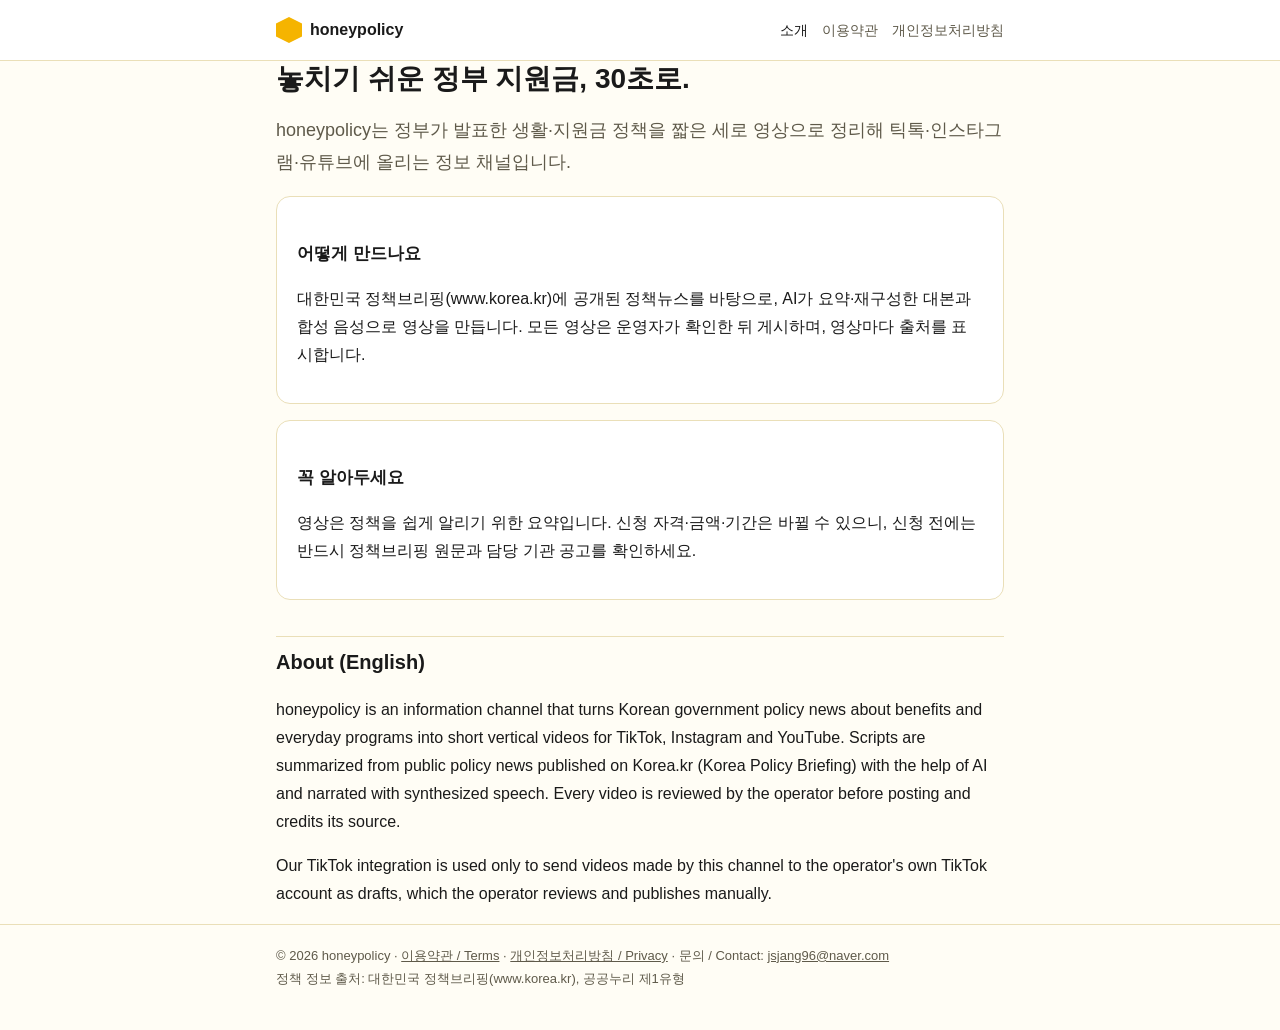
<file: index.html>
<!doctype html>
<html lang="ko">
<head>
<meta charset="utf-8">
<meta name="viewport" content="width=device-width, initial-scale=1">
<title>honeypolicy</title>
<meta name="description" content="놓치기 쉬운 정부 지원금·생활 정책을 30초 숏폼으로 정리합니다.">
<link rel="stylesheet" href="style.css">
</head>
<body>
<header><div class="wrap">
  <a class="brand" href="index.html"><span class="brand-mark" aria-hidden="true"></span>honeypolicy</a>
  <nav><a href="index.html" aria-current="page">소개</a><a href="terms.html">이용약관</a><a href="privacy.html">개인정보처리방침</a></nav>
</div></header>
<main class="wrap">
  <h1>놓치기 쉬운 정부 지원금, 30초로.</h1>
  <p class="hero">honeypolicy는 정부가 발표한 생활·지원금 정책을 짧은 세로 영상으로 정리해 틱톡·인스타그램·유튜브에 올리는 정보 채널입니다.</p>

  <div class="card">
    <h3>어떻게 만드나요</h3>
    <p>대한민국 정책브리핑(www.korea.kr)에 공개된 정책뉴스를 바탕으로, AI가 요약·재구성한 대본과 합성 음성으로 영상을 만듭니다. 모든 영상은 운영자가 확인한 뒤 게시하며, 영상마다 출처를 표시합니다.</p>
  </div>
  <div class="card">
    <h3>꼭 알아두세요</h3>
    <p>영상은 정책을 쉽게 알리기 위한 요약입니다. 신청 자격·금액·기간은 바뀔 수 있으니, 신청 전에는 반드시 정책브리핑 원문과 담당 기관 공고를 확인하세요.</p>
  </div>

  <h2 id="en">About (English)</h2>
  <p>honeypolicy is an information channel that turns Korean government policy news about benefits and everyday programs into short vertical videos for TikTok, Instagram and YouTube. Scripts are summarized from public policy news published on Korea.kr (Korea Policy Briefing) with the help of AI and narrated with synthesized speech. Every video is reviewed by the operator before posting and credits its source.</p>
  <p>Our TikTok integration is used only to send videos made by this channel to the operator's own TikTok account as drafts, which the operator reviews and publishes manually.</p>
</main>
<footer><div class="wrap">
  © 2026 honeypolicy · <a href="terms.html">이용약관 / Terms</a> · <a href="privacy.html">개인정보처리방침 / Privacy</a> · 문의 / Contact: <a href="mailto:jsjang96@naver.com">jsjang96@naver.com</a><br>
  정책 정보 출처: 대한민국 정책브리핑(www.korea.kr), 공공누리 제1유형
</div></footer>
</body>
</html>
</file>
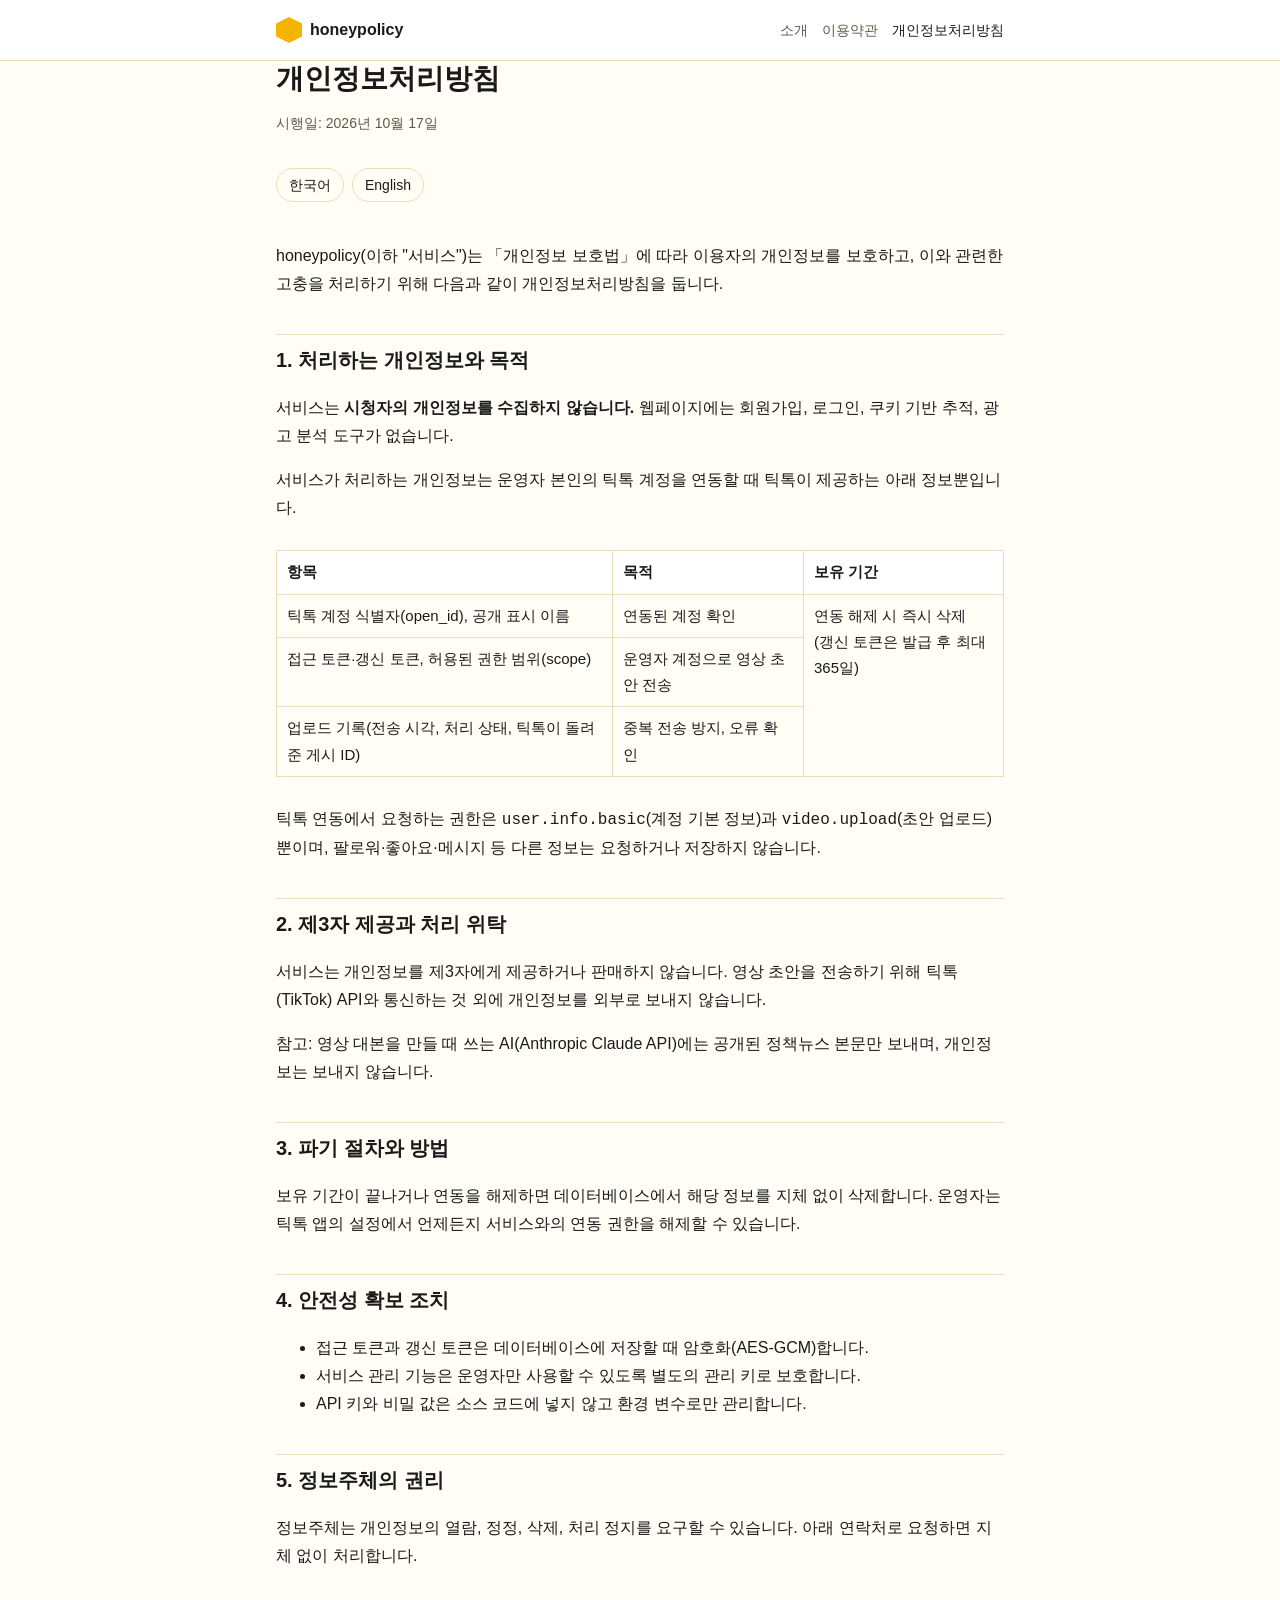
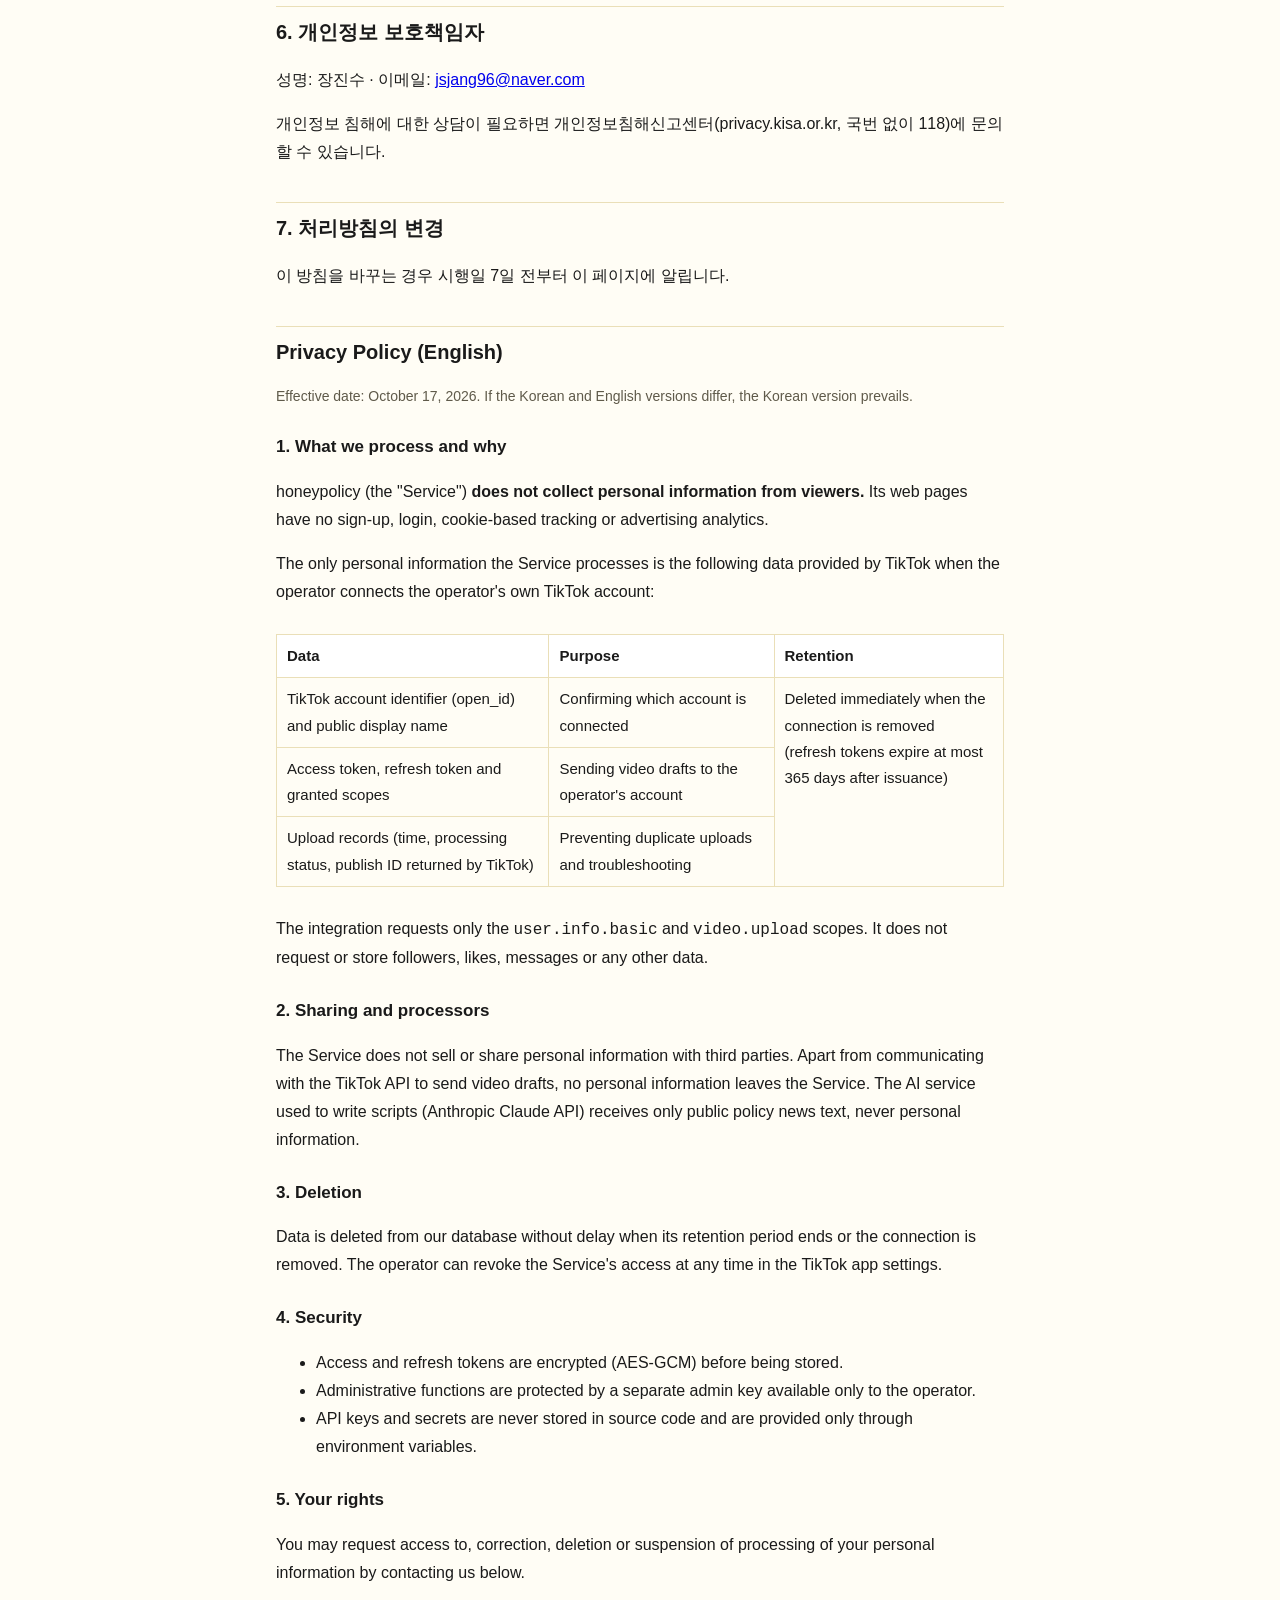
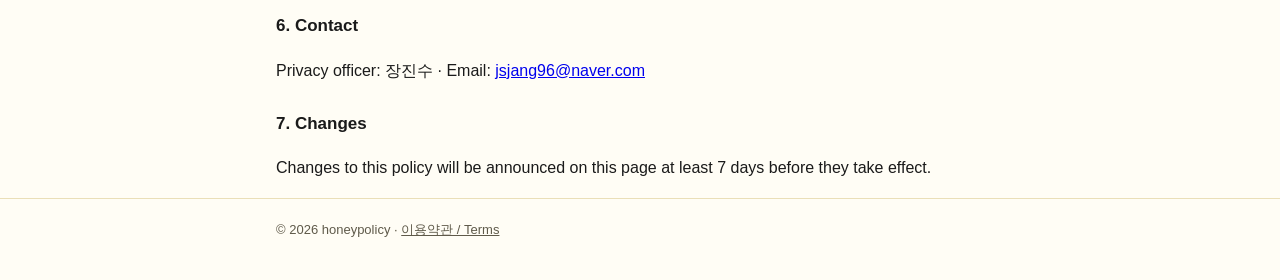
<file: privacy.html>
<!doctype html>
<html lang="ko">
<head>
<meta charset="utf-8">
<meta name="viewport" content="width=device-width, initial-scale=1">
<title>개인정보처리방침 · honeypolicy</title>
<link rel="stylesheet" href="style.css">
</head>
<body>
<header><div class="wrap">
  <a class="brand" href="index.html"><span class="brand-mark" aria-hidden="true"></span>honeypolicy</a>
  <nav><a href="index.html">소개</a><a href="terms.html">이용약관</a><a href="privacy.html" aria-current="page">개인정보처리방침</a></nav>
</div></header>
<main class="wrap">
  <h1>개인정보처리방침</h1>
  <p class="meta">시행일: 2026년 10월 17일</p>
  <div class="lang-switch"><a href="#ko">한국어</a><a href="#en">English</a></div>

  <section id="ko">
  <p>honeypolicy(이하 "서비스")는 「개인정보 보호법」에 따라 이용자의 개인정보를 보호하고, 이와 관련한 고충을 처리하기 위해 다음과 같이 개인정보처리방침을 둡니다.</p>

  <h2>1. 처리하는 개인정보와 목적</h2>
  <p>서비스는 <strong>시청자의 개인정보를 수집하지 않습니다.</strong> 웹페이지에는 회원가입, 로그인, 쿠키 기반 추적, 광고 분석 도구가 없습니다.</p>
  <p>서비스가 처리하는 개인정보는 운영자 본인의 틱톡 계정을 연동할 때 틱톡이 제공하는 아래 정보뿐입니다.</p>
  <div class="table-scroll"><table>
    <tr><th>항목</th><th>목적</th><th>보유 기간</th></tr>
    <tr><td>틱톡 계정 식별자(open_id), 공개 표시 이름</td><td>연동된 계정 확인</td><td rowspan="3">연동 해제 시 즉시 삭제<br>(갱신 토큰은 발급 후 최대 365일)</td></tr>
    <tr><td>접근 토큰·갱신 토큰, 허용된 권한 범위(scope)</td><td>운영자 계정으로 영상 초안 전송</td></tr>
    <tr><td>업로드 기록(전송 시각, 처리 상태, 틱톡이 돌려준 게시 ID)</td><td>중복 전송 방지, 오류 확인</td></tr>
  </table></div>
  <p>틱톡 연동에서 요청하는 권한은 <code>user.info.basic</code>(계정 기본 정보)과 <code>video.upload</code>(초안 업로드)뿐이며, 팔로워·좋아요·메시지 등 다른 정보는 요청하거나 저장하지 않습니다.</p>

  <h2>2. 제3자 제공과 처리 위탁</h2>
  <p>서비스는 개인정보를 제3자에게 제공하거나 판매하지 않습니다. 영상 초안을 전송하기 위해 틱톡(TikTok) API와 통신하는 것 외에 개인정보를 외부로 보내지 않습니다.</p>
  <p>참고: 영상 대본을 만들 때 쓰는 AI(Anthropic Claude API)에는 공개된 정책뉴스 본문만 보내며, 개인정보는 보내지 않습니다.</p>

  <h2>3. 파기 절차와 방법</h2>
  <p>보유 기간이 끝나거나 연동을 해제하면 데이터베이스에서 해당 정보를 지체 없이 삭제합니다. 운영자는 틱톡 앱의 설정에서 언제든지 서비스와의 연동 권한을 해제할 수 있습니다.</p>

  <h2>4. 안전성 확보 조치</h2>
  <ul>
    <li>접근 토큰과 갱신 토큰은 데이터베이스에 저장할 때 암호화(AES-GCM)합니다.</li>
    <li>서비스 관리 기능은 운영자만 사용할 수 있도록 별도의 관리 키로 보호합니다.</li>
    <li>API 키와 비밀 값은 소스 코드에 넣지 않고 환경 변수로만 관리합니다.</li>
  </ul>

  <h2>5. 정보주체의 권리</h2>
  <p>정보주체는 개인정보의 열람, 정정, 삭제, 처리 정지를 요구할 수 있습니다. 아래 연락처로 요청하면 지체 없이 처리합니다.</p>

  <h2>6. 개인정보 보호책임자</h2>
  <p>성명: 장진수 · 이메일: <a href="mailto:jsjang96@naver.com">jsjang96@naver.com</a></p>
  <p>개인정보 침해에 대한 상담이 필요하면 개인정보침해신고센터(privacy.kisa.or.kr, 국번 없이 118)에 문의할 수 있습니다.</p>

  <h2>7. 처리방침의 변경</h2>
  <p>이 방침을 바꾸는 경우 시행일 7일 전부터 이 페이지에 알립니다.</p>
  </section>

  <section id="en">
  <h2>Privacy Policy (English)</h2>
  <p class="meta">Effective date: October 17, 2026. If the Korean and English versions differ, the Korean version prevails.</p>

  <h3>1. What we process and why</h3>
  <p>honeypolicy (the "Service") <strong>does not collect personal information from viewers.</strong> Its web pages have no sign-up, login, cookie-based tracking or advertising analytics.</p>
  <p>The only personal information the Service processes is the following data provided by TikTok when the operator connects the operator's own TikTok account:</p>
  <div class="table-scroll"><table>
    <tr><th>Data</th><th>Purpose</th><th>Retention</th></tr>
    <tr><td>TikTok account identifier (open_id) and public display name</td><td>Confirming which account is connected</td><td rowspan="3">Deleted immediately when the connection is removed<br>(refresh tokens expire at most 365 days after issuance)</td></tr>
    <tr><td>Access token, refresh token and granted scopes</td><td>Sending video drafts to the operator's account</td></tr>
    <tr><td>Upload records (time, processing status, publish ID returned by TikTok)</td><td>Preventing duplicate uploads and troubleshooting</td></tr>
  </table></div>
  <p>The integration requests only the <code>user.info.basic</code> and <code>video.upload</code> scopes. It does not request or store followers, likes, messages or any other data.</p>

  <h3>2. Sharing and processors</h3>
  <p>The Service does not sell or share personal information with third parties. Apart from communicating with the TikTok API to send video drafts, no personal information leaves the Service. The AI service used to write scripts (Anthropic Claude API) receives only public policy news text, never personal information.</p>

  <h3>3. Deletion</h3>
  <p>Data is deleted from our database without delay when its retention period ends or the connection is removed. The operator can revoke the Service's access at any time in the TikTok app settings.</p>

  <h3>4. Security</h3>
  <ul>
    <li>Access and refresh tokens are encrypted (AES-GCM) before being stored.</li>
    <li>Administrative functions are protected by a separate admin key available only to the operator.</li>
    <li>API keys and secrets are never stored in source code and are provided only through environment variables.</li>
  </ul>

  <h3>5. Your rights</h3>
  <p>You may request access to, correction, deletion or suspension of processing of your personal information by contacting us below.</p>

  <h3>6. Contact</h3>
  <p>Privacy officer: 장진수 · Email: <a href="mailto:jsjang96@naver.com">jsjang96@naver.com</a></p>

  <h3>7. Changes</h3>
  <p>Changes to this policy will be announced on this page at least 7 days before they take effect.</p>
  </section>
</main>
<footer><div class="wrap">© 2026 honeypolicy · <a href="terms.html">이용약관 / Terms</a></div></footer>
</body>
</html>
</file>
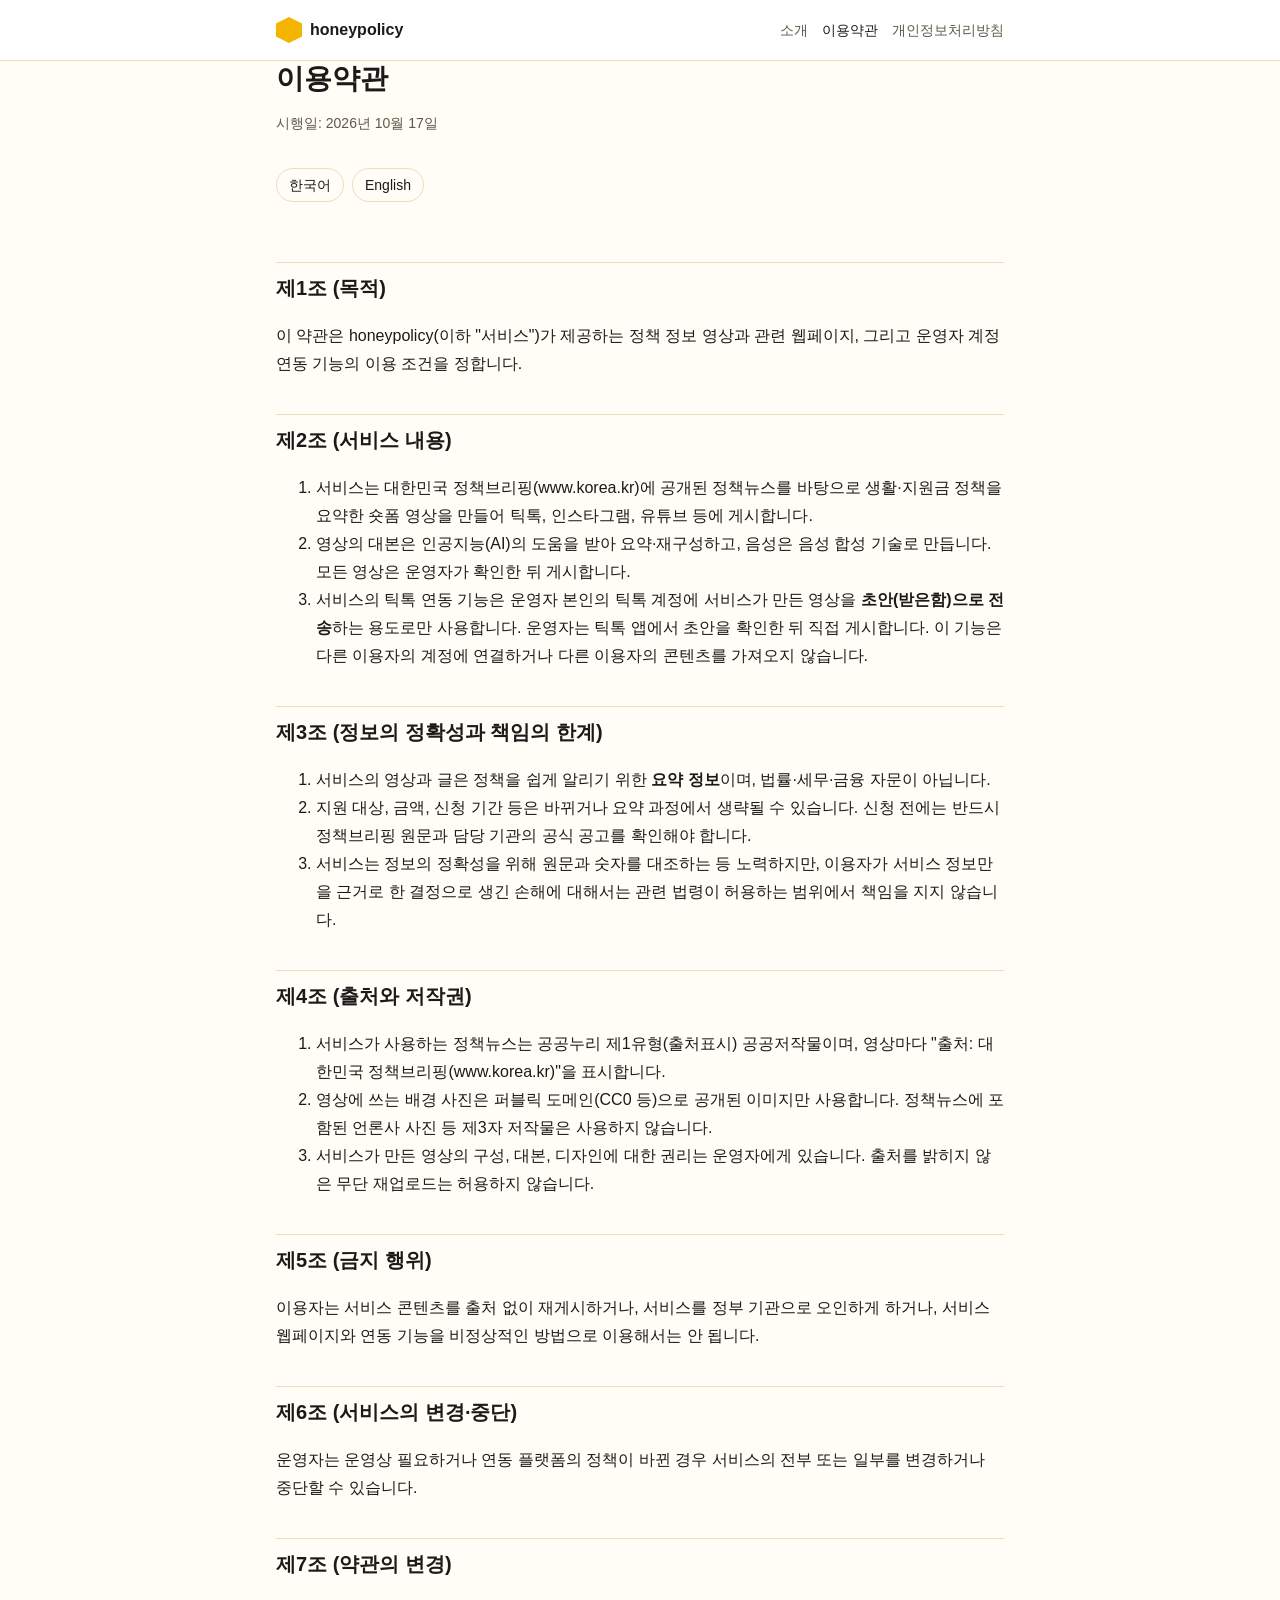
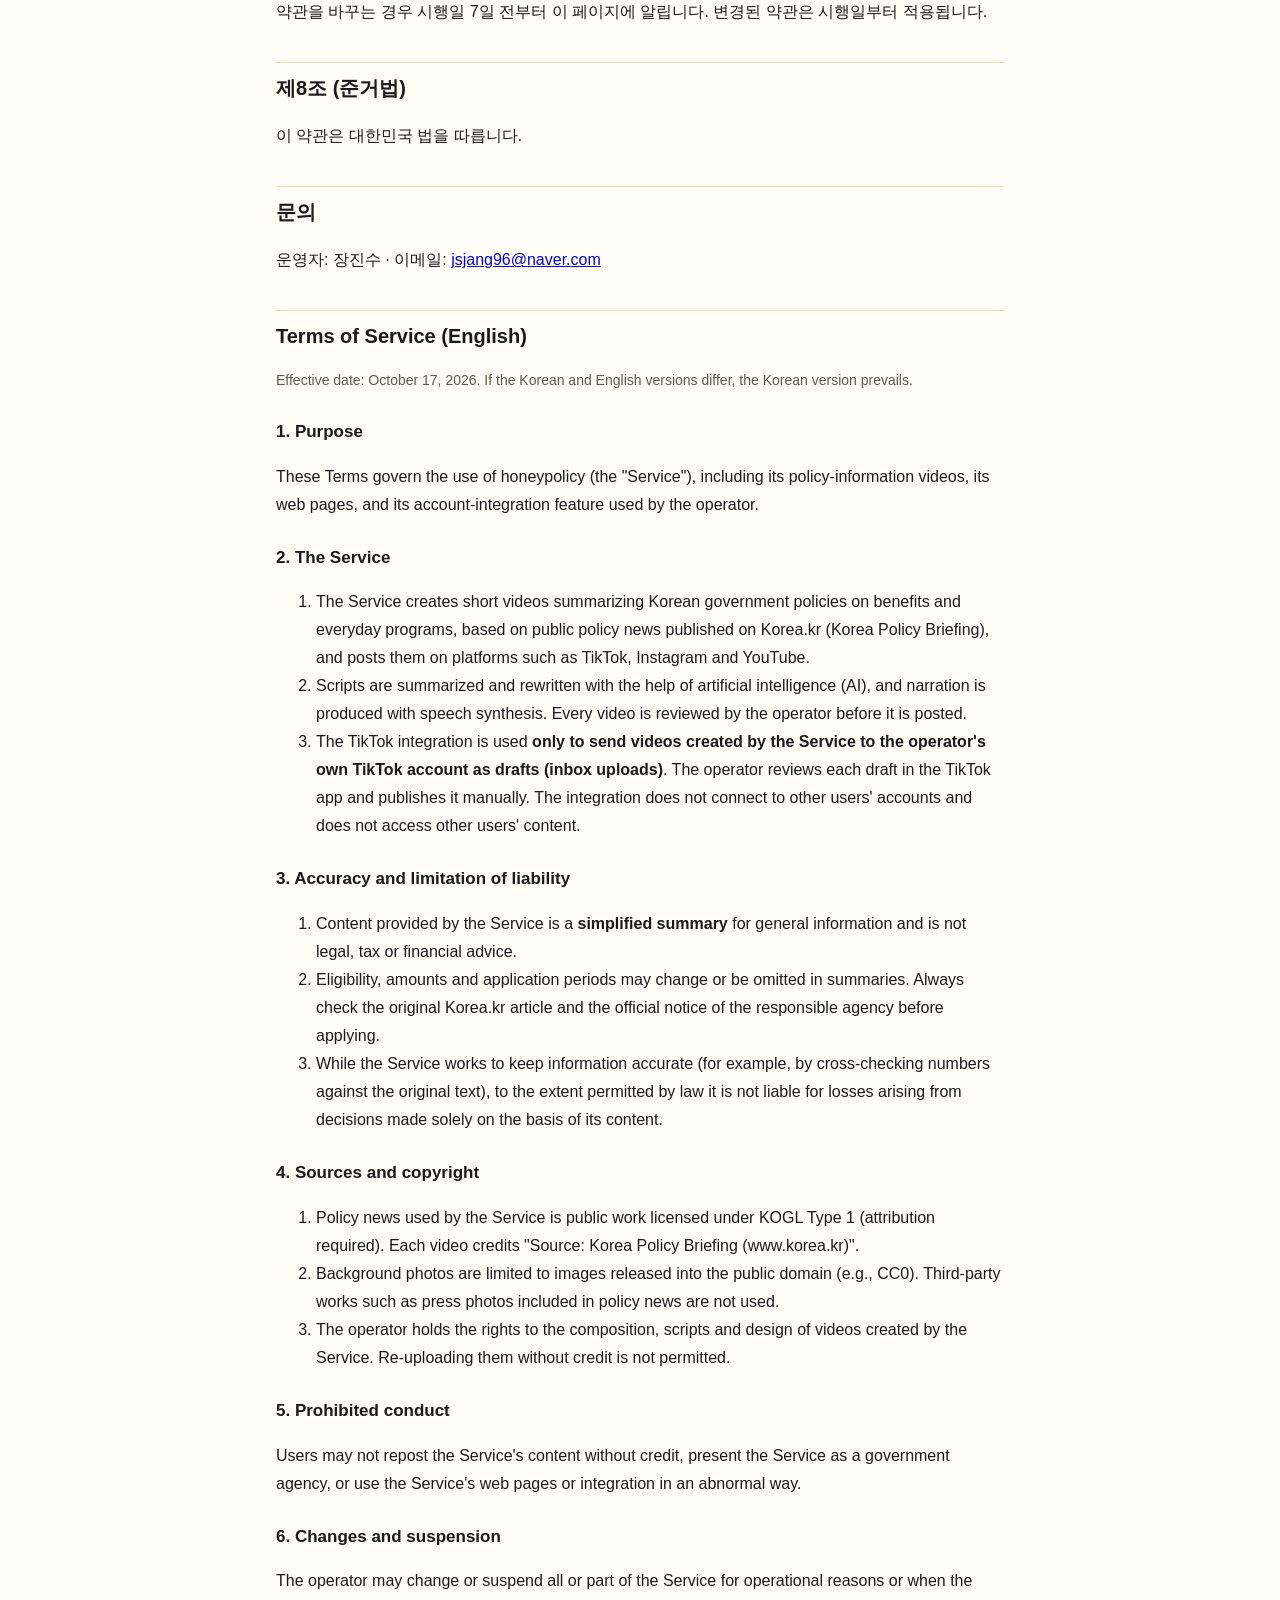
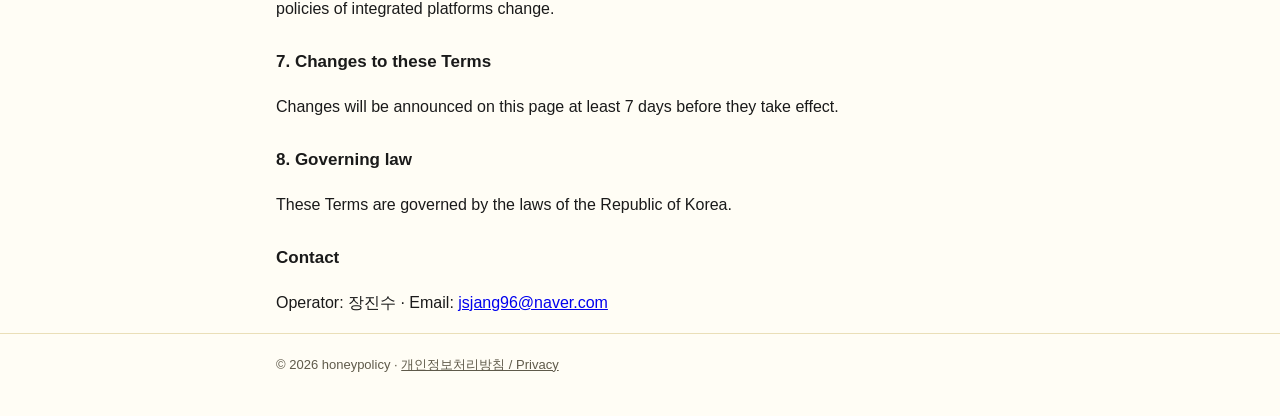
<file: terms.html>
<!doctype html>
<html lang="ko">
<head>
<meta charset="utf-8">
<meta name="viewport" content="width=device-width, initial-scale=1">
<title>이용약관 · honeypolicy</title>
<link rel="stylesheet" href="style.css">
</head>
<body>
<header><div class="wrap">
  <a class="brand" href="index.html"><span class="brand-mark" aria-hidden="true"></span>honeypolicy</a>
  <nav><a href="index.html">소개</a><a href="terms.html" aria-current="page">이용약관</a><a href="privacy.html">개인정보처리방침</a></nav>
</div></header>
<main class="wrap">
  <h1>이용약관</h1>
  <p class="meta">시행일: 2026년 10월 17일</p>
  <div class="lang-switch"><a href="#ko">한국어</a><a href="#en">English</a></div>

  <section id="ko">
  <h2>제1조 (목적)</h2>
  <p>이 약관은 honeypolicy(이하 "서비스")가 제공하는 정책 정보 영상과 관련 웹페이지, 그리고 운영자 계정 연동 기능의 이용 조건을 정합니다.</p>

  <h2>제2조 (서비스 내용)</h2>
  <ol>
    <li>서비스는 대한민국 정책브리핑(www.korea.kr)에 공개된 정책뉴스를 바탕으로 생활·지원금 정책을 요약한 숏폼 영상을 만들어 틱톡, 인스타그램, 유튜브 등에 게시합니다.</li>
    <li>영상의 대본은 인공지능(AI)의 도움을 받아 요약·재구성하고, 음성은 음성 합성 기술로 만듭니다. 모든 영상은 운영자가 확인한 뒤 게시합니다.</li>
    <li>서비스의 틱톡 연동 기능은 운영자 본인의 틱톡 계정에 서비스가 만든 영상을 <strong>초안(받은함)으로 전송</strong>하는 용도로만 사용합니다. 운영자는 틱톡 앱에서 초안을 확인한 뒤 직접 게시합니다. 이 기능은 다른 이용자의 계정에 연결하거나 다른 이용자의 콘텐츠를 가져오지 않습니다.</li>
  </ol>

  <h2>제3조 (정보의 정확성과 책임의 한계)</h2>
  <ol>
    <li>서비스의 영상과 글은 정책을 쉽게 알리기 위한 <strong>요약 정보</strong>이며, 법률·세무·금융 자문이 아닙니다.</li>
    <li>지원 대상, 금액, 신청 기간 등은 바뀌거나 요약 과정에서 생략될 수 있습니다. 신청 전에는 반드시 정책브리핑 원문과 담당 기관의 공식 공고를 확인해야 합니다.</li>
    <li>서비스는 정보의 정확성을 위해 원문과 숫자를 대조하는 등 노력하지만, 이용자가 서비스 정보만을 근거로 한 결정으로 생긴 손해에 대해서는 관련 법령이 허용하는 범위에서 책임을 지지 않습니다.</li>
  </ol>

  <h2>제4조 (출처와 저작권)</h2>
  <ol>
    <li>서비스가 사용하는 정책뉴스는 공공누리 제1유형(출처표시) 공공저작물이며, 영상마다 "출처: 대한민국 정책브리핑(www.korea.kr)"을 표시합니다.</li>
    <li>영상에 쓰는 배경 사진은 퍼블릭 도메인(CC0 등)으로 공개된 이미지만 사용합니다. 정책뉴스에 포함된 언론사 사진 등 제3자 저작물은 사용하지 않습니다.</li>
    <li>서비스가 만든 영상의 구성, 대본, 디자인에 대한 권리는 운영자에게 있습니다. 출처를 밝히지 않은 무단 재업로드는 허용하지 않습니다.</li>
  </ol>

  <h2>제5조 (금지 행위)</h2>
  <p>이용자는 서비스 콘텐츠를 출처 없이 재게시하거나, 서비스를 정부 기관으로 오인하게 하거나, 서비스 웹페이지와 연동 기능을 비정상적인 방법으로 이용해서는 안 됩니다.</p>

  <h2>제6조 (서비스의 변경·중단)</h2>
  <p>운영자는 운영상 필요하거나 연동 플랫폼의 정책이 바뀐 경우 서비스의 전부 또는 일부를 변경하거나 중단할 수 있습니다.</p>

  <h2>제7조 (약관의 변경)</h2>
  <p>약관을 바꾸는 경우 시행일 7일 전부터 이 페이지에 알립니다. 변경된 약관은 시행일부터 적용됩니다.</p>

  <h2>제8조 (준거법)</h2>
  <p>이 약관은 대한민국 법을 따릅니다.</p>

  <h2>문의</h2>
  <p>운영자: 장진수 · 이메일: <a href="mailto:jsjang96@naver.com">jsjang96@naver.com</a></p>
  </section>

  <section id="en">
  <h2>Terms of Service (English)</h2>
  <p class="meta">Effective date: October 17, 2026. If the Korean and English versions differ, the Korean version prevails.</p>

  <h3>1. Purpose</h3>
  <p>These Terms govern the use of honeypolicy (the "Service"), including its policy-information videos, its web pages, and its account-integration feature used by the operator.</p>

  <h3>2. The Service</h3>
  <ol>
    <li>The Service creates short videos summarizing Korean government policies on benefits and everyday programs, based on public policy news published on Korea.kr (Korea Policy Briefing), and posts them on platforms such as TikTok, Instagram and YouTube.</li>
    <li>Scripts are summarized and rewritten with the help of artificial intelligence (AI), and narration is produced with speech synthesis. Every video is reviewed by the operator before it is posted.</li>
    <li>The TikTok integration is used <strong>only to send videos created by the Service to the operator's own TikTok account as drafts (inbox uploads)</strong>. The operator reviews each draft in the TikTok app and publishes it manually. The integration does not connect to other users' accounts and does not access other users' content.</li>
  </ol>

  <h3>3. Accuracy and limitation of liability</h3>
  <ol>
    <li>Content provided by the Service is a <strong>simplified summary</strong> for general information and is not legal, tax or financial advice.</li>
    <li>Eligibility, amounts and application periods may change or be omitted in summaries. Always check the original Korea.kr article and the official notice of the responsible agency before applying.</li>
    <li>While the Service works to keep information accurate (for example, by cross-checking numbers against the original text), to the extent permitted by law it is not liable for losses arising from decisions made solely on the basis of its content.</li>
  </ol>

  <h3>4. Sources and copyright</h3>
  <ol>
    <li>Policy news used by the Service is public work licensed under KOGL Type 1 (attribution required). Each video credits "Source: Korea Policy Briefing (www.korea.kr)".</li>
    <li>Background photos are limited to images released into the public domain (e.g., CC0). Third-party works such as press photos included in policy news are not used.</li>
    <li>The operator holds the rights to the composition, scripts and design of videos created by the Service. Re-uploading them without credit is not permitted.</li>
  </ol>

  <h3>5. Prohibited conduct</h3>
  <p>Users may not repost the Service's content without credit, present the Service as a government agency, or use the Service's web pages or integration in an abnormal way.</p>

  <h3>6. Changes and suspension</h3>
  <p>The operator may change or suspend all or part of the Service for operational reasons or when the policies of integrated platforms change.</p>

  <h3>7. Changes to these Terms</h3>
  <p>Changes will be announced on this page at least 7 days before they take effect.</p>

  <h3>8. Governing law</h3>
  <p>These Terms are governed by the laws of the Republic of Korea.</p>

  <h3>Contact</h3>
  <p>Operator: 장진수 · Email: <a href="mailto:jsjang96@naver.com">jsjang96@naver.com</a></p>
  </section>
</main>
<footer><div class="wrap">© 2026 honeypolicy · <a href="privacy.html">개인정보처리방침 / Privacy</a></div></footer>
</body>
</html>
</file>
<file: style.css>
:root {
  --bg: #fffdf5;
  --ink: #1a1a1a;
  --muted: #5f5a4a;
  --accent: #f5b400;
  --line: #eadfb8;
  --card: #ffffff;
}
@media (prefers-color-scheme: dark) {
  :root { --bg: #16150f; --ink: #f3efe2; --muted: #b6ae95; --accent: #ffcf3f; --line: #3a3627; --card: #1f1d15; }
}
* { box-sizing: border-box; }
html { -webkit-text-size-adjust: 100%; }
body {
  margin: 0; background: var(--bg); color: var(--ink);
  font-family: "Pretendard", -apple-system, BlinkMacSystemFont, "Apple SD Gothic Neo", "Noto Sans KR", "Segoe UI", sans-serif;
  line-height: 1.75; font-size: 16px;
}
header { border-bottom: 1px solid var(--line); background: var(--card); }
.wrap { max-width: 760px; margin: 0 auto; padding: 0 16px; }
header .wrap { display: flex; align-items: center; justify-content: space-between; gap: 12px; height: 60px; }
.brand { font-weight: 800; text-decoration: none; color: var(--ink); display: flex; align-items: center; gap: 8px; }
.brand-mark { width: 26px; height: 26px; background: var(--accent); clip-path: polygon(50% 0, 100% 25%, 100% 75%, 50% 100%, 0 75%, 0 25%); }
nav a { color: var(--muted); text-decoration: none; margin-left: 14px; font-size: 14px; }
nav a:hover, nav a[aria-current="page"] { color: var(--ink); }
main { padding: 32px 0 64px; }
h1 { font-size: 28px; line-height: 1.3; margin: 0 0 8px; }
h2 { font-size: 20px; margin: 36px 0 8px; padding-top: 8px; border-top: 1px solid var(--line); }
h3 { font-size: 17px; margin: 24px 0 4px; }
.meta { color: var(--muted); font-size: 14px; margin-bottom: 24px; }
.lang-switch { display: inline-flex; gap: 8px; margin: 8px 0 24px; }
.lang-switch a { font-size: 14px; padding: 4px 12px; border: 1px solid var(--line); border-radius: 999px; color: var(--ink); text-decoration: none; }
table { width: 100%; border-collapse: collapse; margin: 12px 0; font-size: 15px; }
th, td { border: 1px solid var(--line); padding: 8px 10px; text-align: left; vertical-align: top; }
th { background: var(--card); }
.card { background: var(--card); border: 1px solid var(--line); border-radius: 14px; padding: 18px 20px; margin: 16px 0; }
.hero { font-size: 18px; color: var(--muted); }
footer { border-top: 1px solid var(--line); color: var(--muted); font-size: 13px; padding: 20px 0 40px; }
footer a { color: var(--muted); }
.table-scroll { overflow-x: auto; }
</file>
